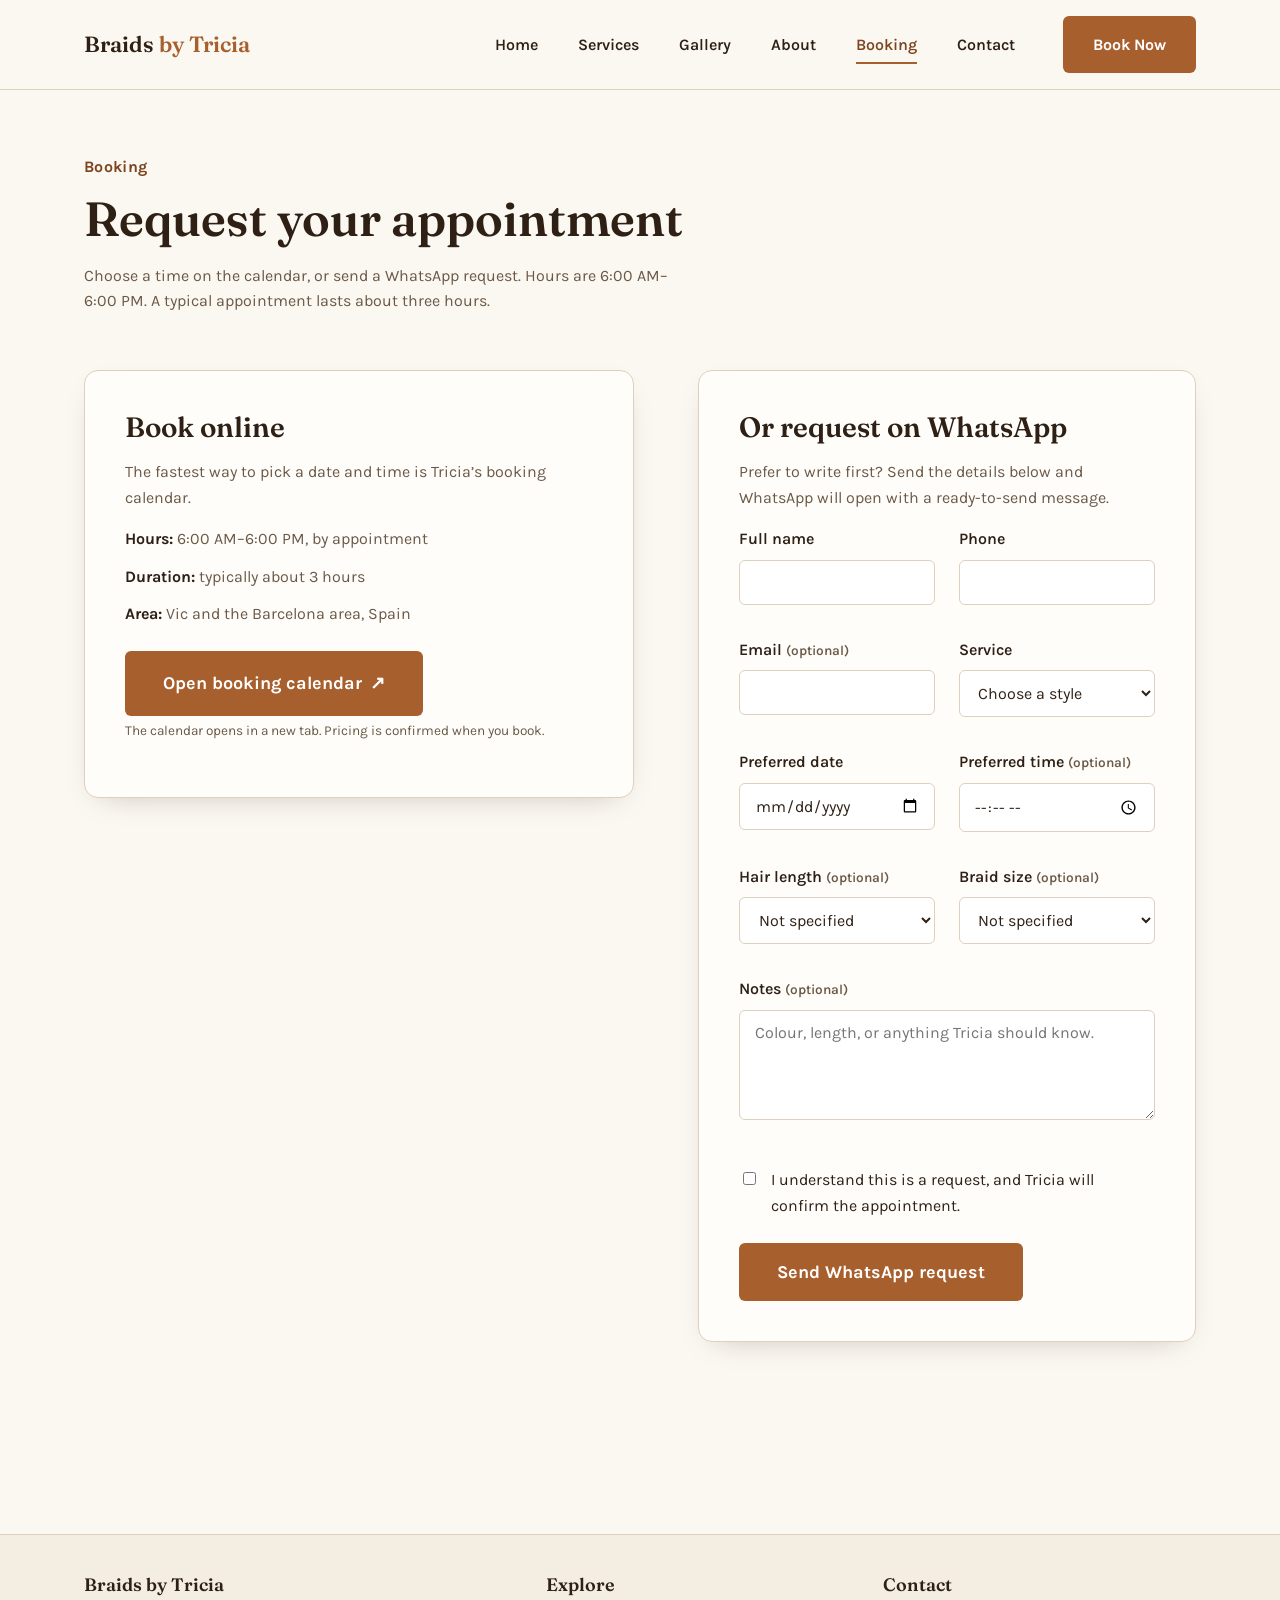
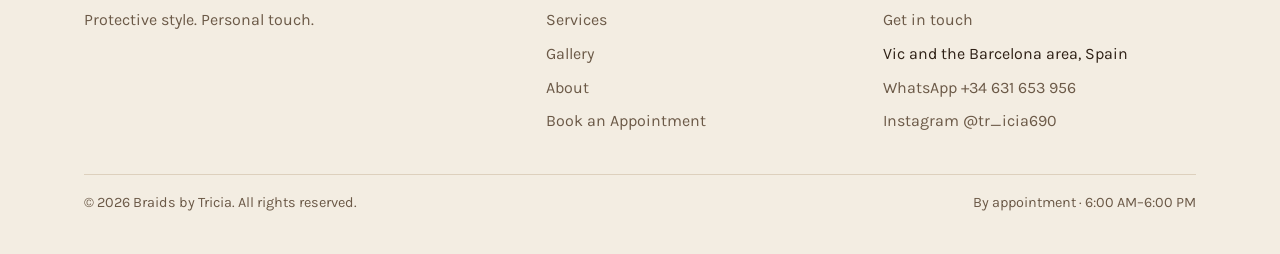
<file: booking.html>
<!DOCTYPE html>
<html lang="en">
<head>
  <meta charset="UTF-8" />
  <meta name="viewport" content="width=device-width, initial-scale=1.0" />
  <title>Book an Appointment | Braids by Tricia</title>
  <meta name="description" content="Book a braiding appointment with Tricia in Vic and the Barcelona area. Choose a time online or request a visit on WhatsApp. Typical appointments last about three hours." />
  <link rel="canonical" href="https://triciasbeautycorner.com/booking.html" />
  <link rel="icon" href="favicon.svg" type="image/svg+xml" />
  <meta name="theme-color" content="#fbf7f1" />
  <meta property="og:title" content="Book an Appointment | Braids by Tricia" />
  <meta property="og:description" content="Choose a time online or request a visit on WhatsApp. Hours are 6:00 AM–6:00 PM, by appointment." />
  <meta property="og:type" content="website" />
  <meta property="og:url" content="https://triciasbeautycorner.com/booking.html" />
  <meta property="og:site_name" content="Braids by Tricia" />
  <meta name="twitter:card" content="summary" />
  <link rel="preconnect" href="https://fonts.googleapis.com" />
  <link rel="preconnect" href="https://fonts.gstatic.com" crossorigin />
  <link href="https://fonts.googleapis.com/css2?family=Fraunces:opsz,wght@9..144,500;9..144,600;9..144,700&family=Karla:wght@400;500;700&display=swap" rel="stylesheet" />
  <link rel="stylesheet" href="css/style.css" />
</head>
<body>
  <a class="skip-link" href="#main">Skip to content</a>

  <header class="site-header">
    <nav class="nav container" aria-label="Primary">
      <a href="index.html" class="nav__brand">Braids <span>by Tricia</span></a>
      <button class="nav__toggle" aria-expanded="false" aria-controls="primary-menu" aria-label="Open menu">
        <span class="nav__toggle-bar"></span>
        <span class="nav__toggle-bar"></span>
        <span class="nav__toggle-bar"></span>
      </button>
      <ul class="nav__list" id="primary-menu">
        <li><a href="index.html" class="nav__link">Home</a></li>
        <li><a href="services.html" class="nav__link">Services</a></li>
        <li><a href="gallery.html" class="nav__link">Gallery</a></li>
        <li><a href="about.html" class="nav__link">About</a></li>
        <li><a href="booking.html" class="nav__link" aria-current="page">Booking</a></li>
        <li><a href="contact.html" class="nav__link">Contact</a></li>
        <li class="nav__cta"><a href="booking.html" class="btn btn--primary">Book Now</a></li>
      </ul>
    </nav>
  </header>

  <main id="main">
    <section class="hero page-hero">
      <div class="container">
        <p class="hero__eyebrow">Booking</p>
        <h1>Request your appointment</h1>
        <p style="max-width: 60ch;">
          Choose a time on the calendar, or send a WhatsApp request. Hours are 6:00 AM–6:00 PM. A typical appointment lasts about three hours.
        </p>
      </div>
    </section>

    <section class="section" style="padding-top:0;">
      <div class="container booking-layout">
        <div class="booking-panel">
          <h2>Book online</h2>
          <p>The fastest way to pick a date and time is Tricia’s booking calendar.</p>
          <ul class="booking-meta">
            <li><strong>Hours:</strong> 6:00 AM–6:00 PM, by appointment</li>
            <li><strong>Duration:</strong> typically about 3 hours</li>
            <li><strong>Area:</strong> Vic and the Barcelona area, Spain</li>
          </ul>
          <a
            class="btn btn--primary btn--large"
            href="https://calendar.app.google/JmNELtpQK6ZBKSRR9"
            target="_blank"
            rel="noopener noreferrer"
          >
            Open booking calendar
            <span aria-hidden="true">↗</span>
          </a>
          <p class="field-hint">The calendar opens in a new tab. Pricing is confirmed when you book.</p>
        </div>

        <div class="booking-panel">
          <h2>Or request on WhatsApp</h2>
          <p>Prefer to write first? Send the details below and WhatsApp will open with a ready-to-send message.</p>

          <form id="booking-form" novalidate>
            <div class="form-grid">
              <div class="field">
                <label for="name">Full name</label>
                <input type="text" id="name" name="name" autocomplete="name" required />
              </div>
              <div class="field">
                <label for="phone">Phone</label>
                <input type="tel" id="phone" name="phone" autocomplete="tel" required />
              </div>
              <div class="field">
                <label for="email">Email <span class="field-hint">(optional)</span></label>
                <input type="email" id="email" name="email" autocomplete="email" />
              </div>
              <div class="field">
                <label for="service">Service</label>
                <select id="service" name="service" required>
                  <option value="">Choose a style</option>
                  <option value="Knotless Braids">Knotless Braids</option>
                  <option value="Box Braids">Box Braids</option>
                  <option value="Cornrows">Cornrows</option>
                  <option value="Twists">Twists</option>
                  <option value="Other protective style">Other protective style</option>
                </select>
              </div>
              <div class="field">
                <label for="date">Preferred date</label>
                <input type="date" id="date" name="date" required />
              </div>
              <div class="field">
                <label for="time">Preferred time <span class="field-hint">(optional)</span></label>
                <input type="time" id="time" name="time" min="06:00" max="18:00" />
              </div>
              <div class="field">
                <label for="hairLength">Hair length <span class="field-hint">(optional)</span></label>
                <select id="hairLength" name="hairLength">
                  <option value="">Not specified</option>
                  <option value="Short">Short</option>
                  <option value="Medium">Medium</option>
                  <option value="Long">Long</option>
                </select>
              </div>
              <div class="field">
                <label for="braidSize">Braid size <span class="field-hint">(optional)</span></label>
                <select id="braidSize" name="braidSize">
                  <option value="">Not specified</option>
                  <option value="Small">Small</option>
                  <option value="Medium">Medium</option>
                  <option value="Large">Large</option>
                </select>
              </div>
              <div class="field field--full">
                <label for="notes">Notes <span class="field-hint">(optional)</span></label>
                <textarea id="notes" name="notes" rows="4" placeholder="Colour, length, or anything Tricia should know."></textarea>
              </div>
            </div>

            <div class="checkbox-field">
              <input type="checkbox" id="confirmRequest" name="confirmRequest" required />
              <label for="confirmRequest">I understand this is a request, and Tricia will confirm the appointment.</label>
            </div>

            <button type="submit" class="btn btn--primary btn--large">Send WhatsApp request</button>
            <p id="booking-status" class="form-status" role="status"></p>
          </form>
        </div>
      </div>
    </section>
  </main>

  <footer class="site-footer">
    <div class="container">
      <div class="footer-grid">
        <div>
          <h4>Braids by Tricia</h4>
          <p>Protective style. Personal touch.</p>
        </div>
        <div>
          <h4>Explore</h4>
          <ul>
            <li><a href="services.html">Services</a></li>
            <li><a href="gallery.html">Gallery</a></li>
            <li><a href="about.html">About</a></li>
            <li><a href="booking.html">Book an Appointment</a></li>
          </ul>
        </div>
        <div>
          <h4>Contact</h4>
          <ul>
            <li><a href="contact.html">Get in touch</a></li>
            <li>Vic and the Barcelona area, Spain</li>
            <li><a href="https://wa.me/34631653956">WhatsApp +34 631 653 956</a></li>
            <li><a href="https://www.instagram.com/tr_icia690/" target="_blank" rel="noopener noreferrer">Instagram @tr_icia690</a></li>
          </ul>
        </div>
      </div>
      <div class="footer-bottom">
        <span>© 2026 Braids by Tricia. All rights reserved.</span>
        <span>By appointment · 6:00 AM–6:00 PM</span>
      </div>
    </div>
  </footer>

  <script src="js/script.js"></script>
</body>
</html>
</file>
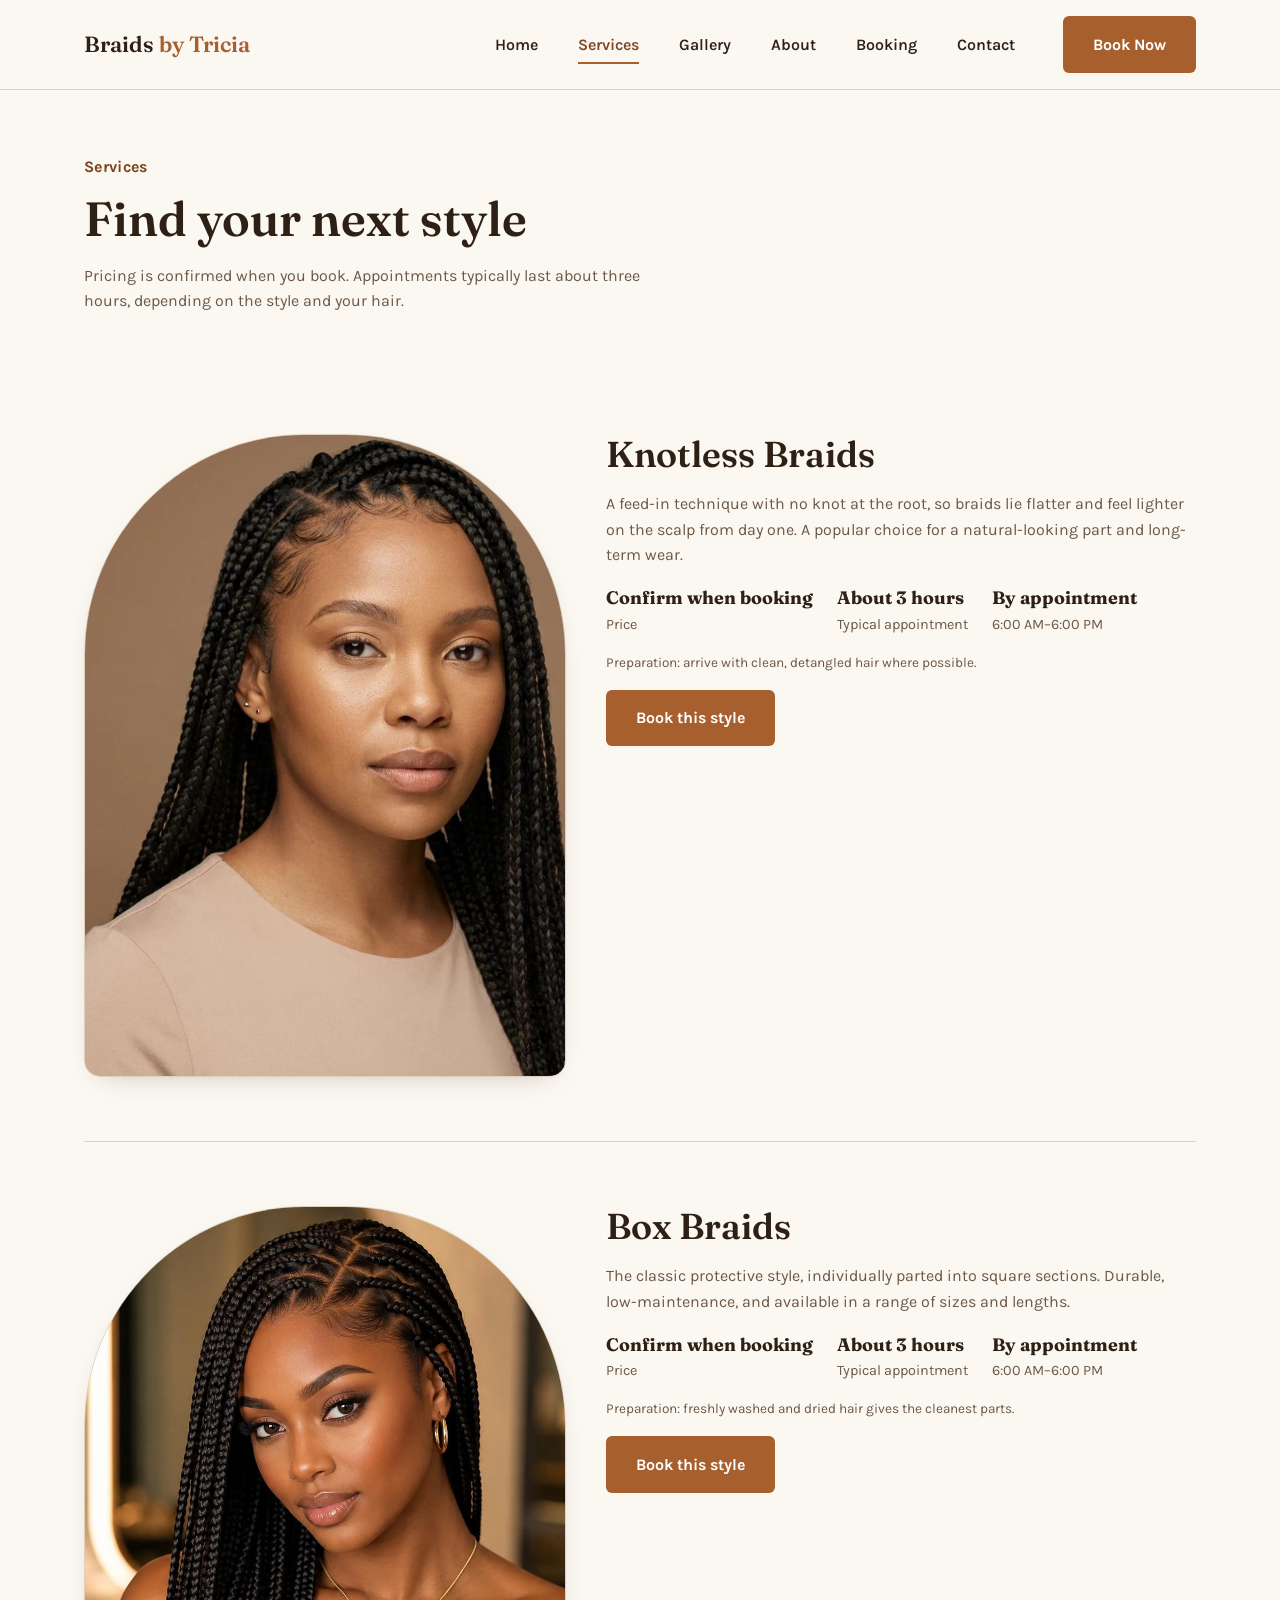
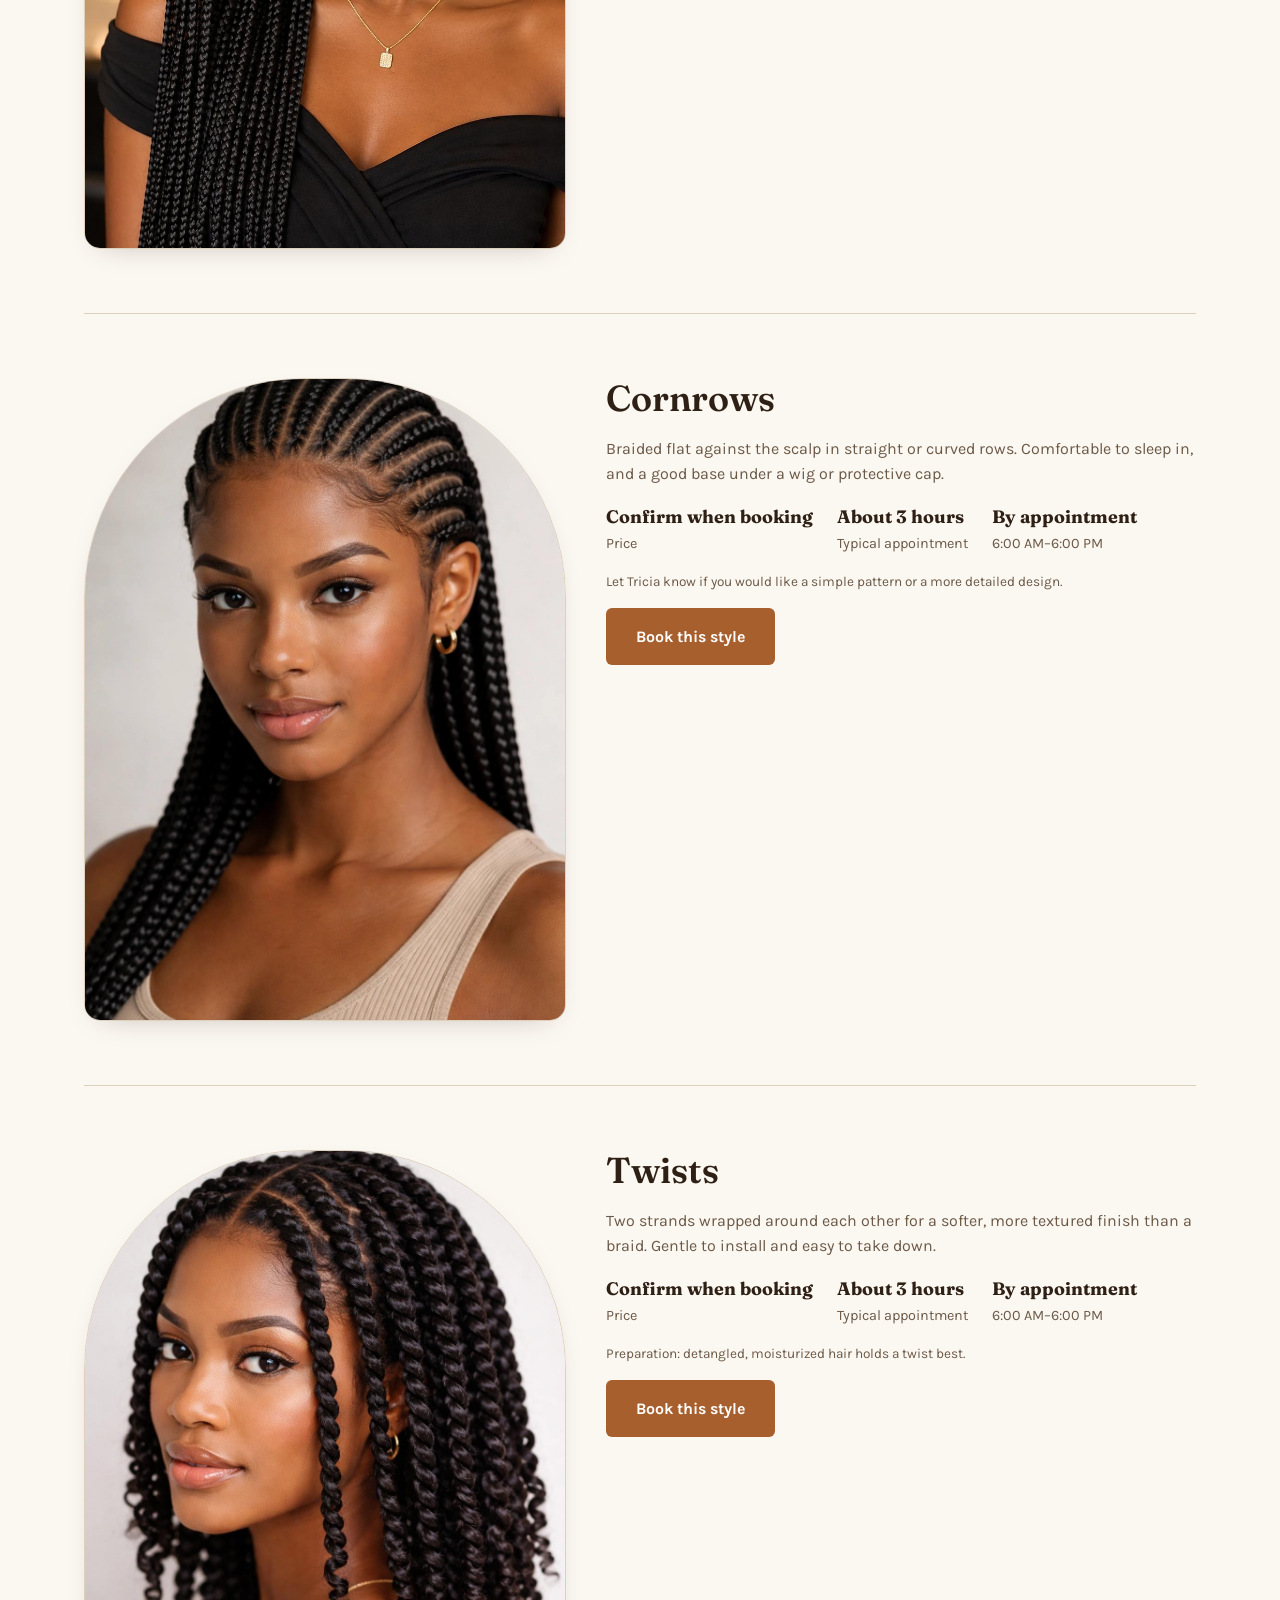
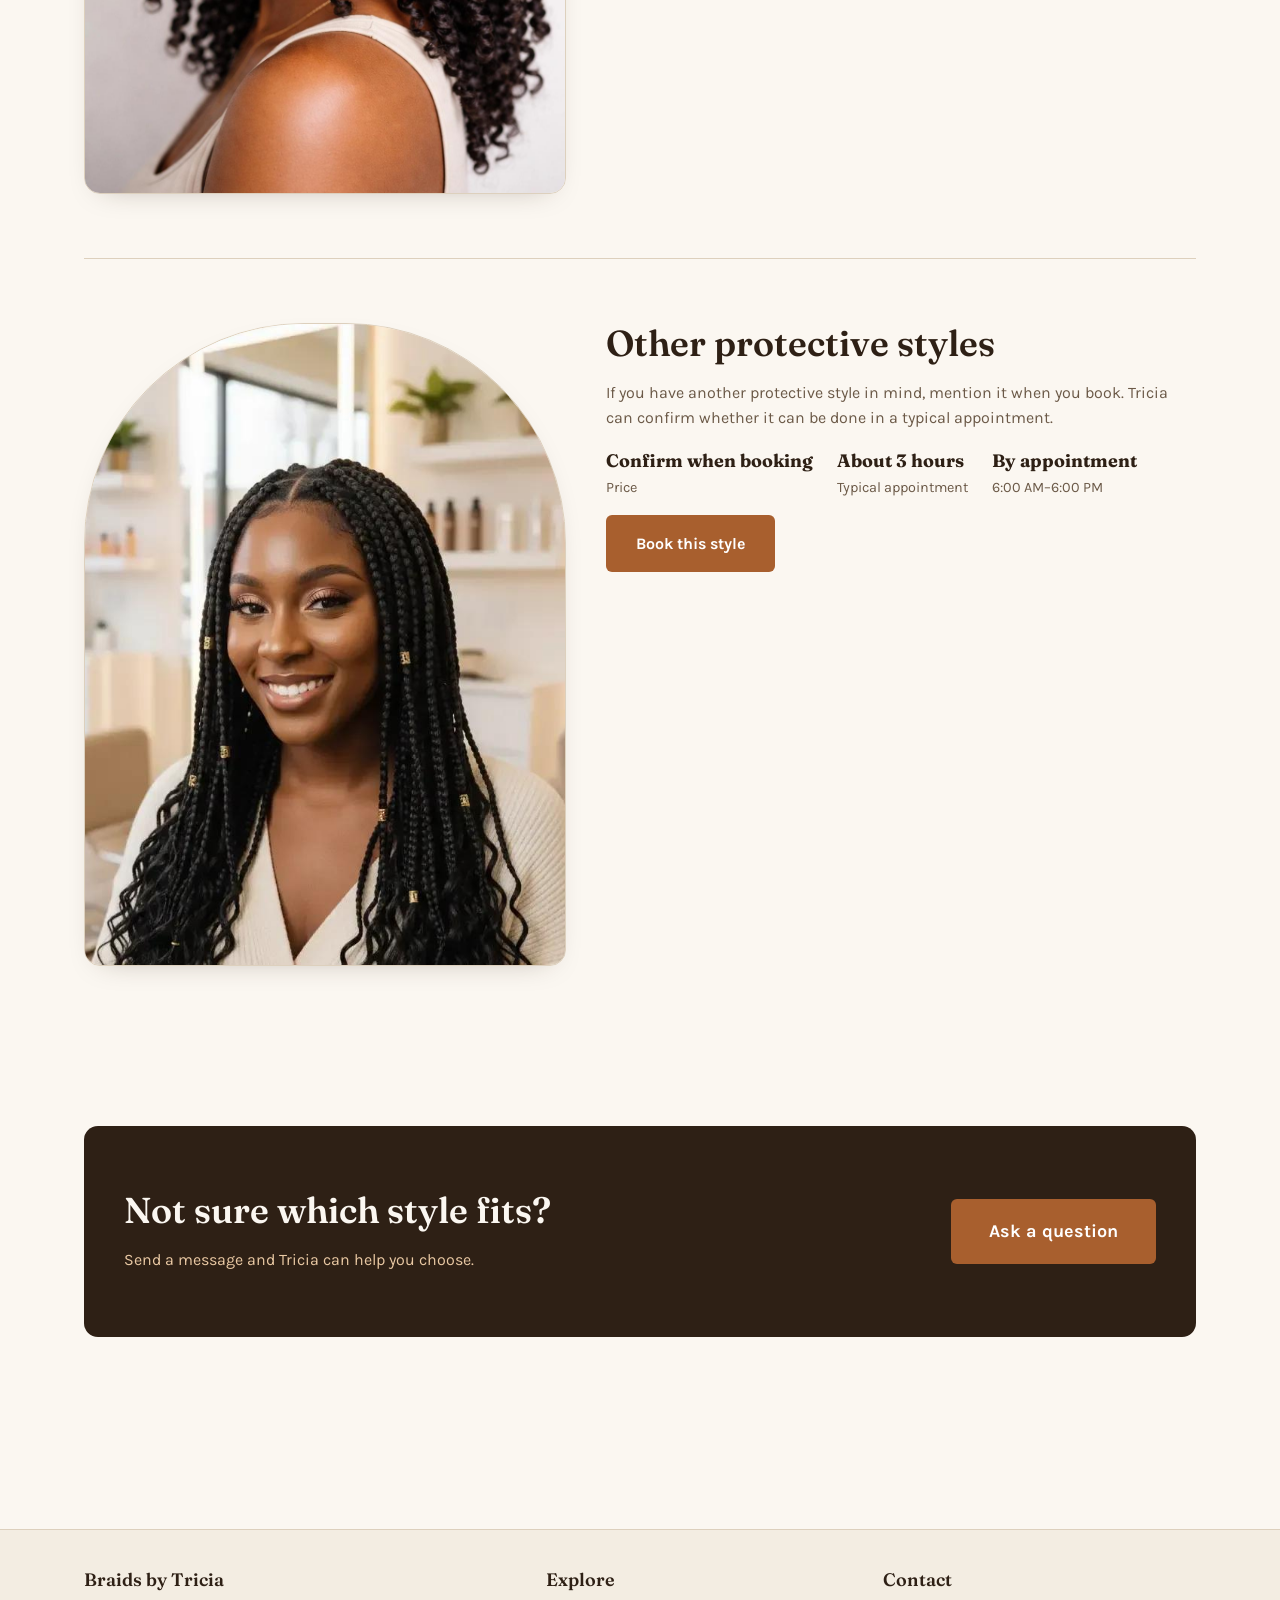
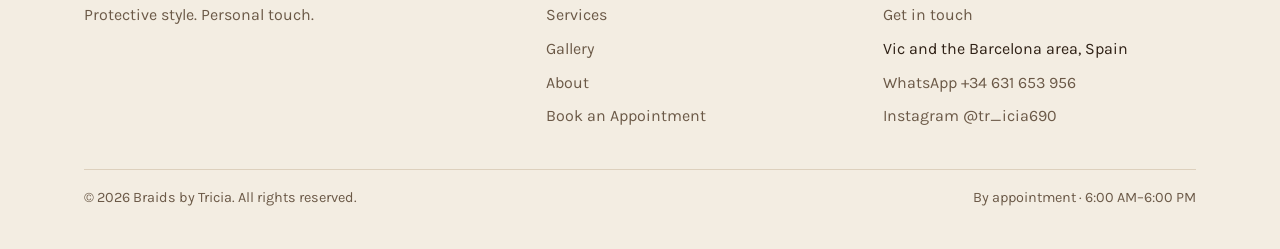
<file: services.html>
<!DOCTYPE html>
<html lang="en">
<head>
  <meta charset="UTF-8" />
  <meta name="viewport" content="width=device-width, initial-scale=1.0" />
  <title>Services — Knotless Braids, Box Braids, Cornrows &amp; Twists | Braids by Tricia</title>
  <meta name="description" content="Explore Braids by Tricia’s services in Vic and Barcelona: knotless braids, box braids, cornrows, twists, and other protective hairstyles." />
  <link rel="canonical" href="https://triciasbeautycorner.com/services.html" />
  <link rel="icon" href="favicon.svg" type="image/svg+xml" />
  <meta name="theme-color" content="#fbf7f1" />
  <meta property="og:title" content="Services | Braids by Tricia" />
  <meta property="og:description" content="Knotless braids, box braids, cornrows, twists, and other protective hairstyles. Appointments typically last about three hours." />
  <meta property="og:type" content="website" />
  <meta property="og:url" content="https://triciasbeautycorner.com/services.html" />
  <meta property="og:site_name" content="Braids by Tricia" />
  <meta name="twitter:card" content="summary" />
  <link rel="preconnect" href="https://fonts.googleapis.com" />
  <link rel="preconnect" href="https://fonts.gstatic.com" crossorigin />
  <link href="https://fonts.googleapis.com/css2?family=Fraunces:opsz,wght@9..144,500;9..144,600;9..144,700&family=Karla:wght@400;500;700&display=swap" rel="stylesheet" />
  <link rel="stylesheet" href="css/style.css" />
</head>
<body>
  <a class="skip-link" href="#main">Skip to content</a>

  <header class="site-header">
    <nav class="nav container" aria-label="Primary">
      <a href="index.html" class="nav__brand">Braids <span>by Tricia</span></a>
      <button class="nav__toggle" aria-expanded="false" aria-controls="primary-menu" aria-label="Open menu">
        <span class="nav__toggle-bar"></span>
        <span class="nav__toggle-bar"></span>
        <span class="nav__toggle-bar"></span>
      </button>
      <ul class="nav__list" id="primary-menu">
        <li><a href="index.html" class="nav__link">Home</a></li>
        <li><a href="services.html" class="nav__link" aria-current="page">Services</a></li>
        <li><a href="gallery.html" class="nav__link">Gallery</a></li>
        <li><a href="about.html" class="nav__link">About</a></li>
        <li><a href="booking.html" class="nav__link">Booking</a></li>
        <li><a href="contact.html" class="nav__link">Contact</a></li>
        <li class="nav__cta"><a href="booking.html" class="btn btn--primary">Book Now</a></li>
      </ul>
    </nav>
  </header>

  <main id="main">
    <section class="hero page-hero">
      <div class="container">
        <p class="hero__eyebrow">Services</p>
        <h1>Find your next style</h1>
        <p style="max-width: 60ch;">
          Pricing is confirmed when you book. Appointments typically last about three hours, depending on the style and your hair.
        </p>
      </div>
    </section>

    <section class="container">
      <article class="service-detail" id="knotless-braids">
        <div class="arch-frame">
          <img class="arch-frame__img" src="images/Knotless braids.jpg" width="600" height="800" alt="" />
        </div>
        <div>
          <h2>Knotless Braids</h2>
          <p>A feed-in technique with no knot at the root, so braids lie flatter and feel lighter on the scalp from day one. A popular choice for a natural-looking part and long-term wear.</p>
          <ul class="service-detail__meta">
            <li><strong>Confirm when booking</strong>Price</li>
            <li><strong>About 3 hours</strong>Typical appointment</li>
            <li><strong>By appointment</strong>6:00 AM–6:00 PM</li>
          </ul>
          <p class="field-hint">Preparation: arrive with clean, detangled hair where possible.</p>
          <a class="btn btn--primary" href="booking.html?service=Knotless%20Braids">Book this style</a>
        </div>
      </article>

      <article class="service-detail" id="box-braids">
        <div class="arch-frame">
          <img class="arch-frame__img" src="images/Box braids.jpg" width="600" height="800" alt="" />
        </div>
        <div>
          <h2>Box Braids</h2>
          <p>The classic protective style, individually parted into square sections. Durable, low-maintenance, and available in a range of sizes and lengths.</p>
          <ul class="service-detail__meta">
            <li><strong>Confirm when booking</strong>Price</li>
            <li><strong>About 3 hours</strong>Typical appointment</li>
            <li><strong>By appointment</strong>6:00 AM–6:00 PM</li>
          </ul>
          <p class="field-hint">Preparation: freshly washed and dried hair gives the cleanest parts.</p>
          <a class="btn btn--primary" href="booking.html?service=Box%20Braids">Book this style</a>
        </div>
      </article>

      <article class="service-detail" id="cornrows">
        <div class="arch-frame">
          <img class="arch-frame__img" src="images/Cornrows.jpg" width="600" height="800" alt="" />
        </div>
        <div>
          <h2>Cornrows</h2>
          <p>Braided flat against the scalp in straight or curved rows. Comfortable to sleep in, and a good base under a wig or protective cap.</p>
          <ul class="service-detail__meta">
            <li><strong>Confirm when booking</strong>Price</li>
            <li><strong>About 3 hours</strong>Typical appointment</li>
            <li><strong>By appointment</strong>6:00 AM–6:00 PM</li>
          </ul>
          <p class="field-hint">Let Tricia know if you would like a simple pattern or a more detailed design.</p>
          <a class="btn btn--primary" href="booking.html?service=Cornrows">Book this style</a>
        </div>
      </article>

      <article class="service-detail" id="twists">
        <div class="arch-frame">
          <img class="arch-frame__img" src="images/Twists.jpg" width="600" height="800" alt="" />
        </div>
        <div>
          <h2>Twists</h2>
          <p>Two strands wrapped around each other for a softer, more textured finish than a braid. Gentle to install and easy to take down.</p>
          <ul class="service-detail__meta">
            <li><strong>Confirm when booking</strong>Price</li>
            <li><strong>About 3 hours</strong>Typical appointment</li>
            <li><strong>By appointment</strong>6:00 AM–6:00 PM</li>
          </ul>
          <p class="field-hint">Preparation: detangled, moisturized hair holds a twist best.</p>
          <a class="btn btn--primary" href="booking.html?service=Twists">Book this style</a>
        </div>
      </article>

      <article class="service-detail" id="other-protective">
        <div class="arch-frame">
          <img class="arch-frame__img" src="images/post1.jpg" width="600" height="800" alt="" />
        </div>
        <div>
          <h2>Other protective styles</h2>
          <p>If you have another protective style in mind, mention it when you book. Tricia can confirm whether it can be done in a typical appointment.</p>
          <ul class="service-detail__meta">
            <li><strong>Confirm when booking</strong>Price</li>
            <li><strong>About 3 hours</strong>Typical appointment</li>
            <li><strong>By appointment</strong>6:00 AM–6:00 PM</li>
          </ul>
          <a class="btn btn--primary" href="booking.html?service=Other%20protective%20style">Book this style</a>
        </div>
      </article>
    </section>

    <section class="section">
      <div class="container">
        <div class="cta-band">
          <div>
            <h2>Not sure which style fits?</h2>
            <p>Send a message and Tricia can help you choose.</p>
          </div>
          <a href="contact.html" class="btn btn--primary btn--large">Ask a question</a>
        </div>
      </div>
    </section>
  </main>

  <footer class="site-footer">
    <div class="container">
      <div class="footer-grid">
        <div>
          <h4>Braids by Tricia</h4>
          <p>Protective style. Personal touch.</p>
        </div>
        <div>
          <h4>Explore</h4>
          <ul>
            <li><a href="services.html">Services</a></li>
            <li><a href="gallery.html">Gallery</a></li>
            <li><a href="about.html">About</a></li>
            <li><a href="booking.html">Book an Appointment</a></li>
          </ul>
        </div>
        <div>
          <h4>Contact</h4>
          <ul>
            <li><a href="contact.html">Get in touch</a></li>
            <li>Vic and the Barcelona area, Spain</li>
            <li><a href="https://wa.me/34631653956">WhatsApp +34 631 653 956</a></li>
            <li><a href="https://www.instagram.com/tr_icia690/" target="_blank" rel="noopener noreferrer">Instagram @tr_icia690</a></li>
          </ul>
        </div>
      </div>
      <div class="footer-bottom">
        <span>© 2026 Braids by Tricia. All rights reserved.</span>
        <span>By appointment · 6:00 AM–6:00 PM</span>
      </div>
    </div>
  </footer>

  <script src="js/script.js"></script>
</body>
</html>
</file>
<file: css/style.css>
/* ==========================================================================
   BRAIDS BY TRICIA — STYLESHEET
   Organized in sections:
   1. Design tokens (colors, type, spacing)
   2. Reset & base elements
   3. Layout utilities
   4. Accessibility helpers
   5. Header & navigation
   6. Buttons & links
   7. Hero section
   8. Arch photo frame (recurring motif for photo placeholders)
   9. Braid divider (recurring decorative motif)
   10. Cards (services / gallery / features)
   11. Sections (about, why-us, instagram, CTA)
   12. Forms (booking, contact)
   13. Footer
   14. Page-specific: gallery grid
   15. Page-specific: services detail list
   16. Responsive breakpoints
   ========================================================================== */

/* ----------------------------------------------------------------------
   1. DESIGN TOKENS
   ---------------------------------------------------------------------- */
:root {
  /* Colors */
  --color-bg: #fbf7f1;          /* warm ivory — main background */
  --color-bg-alt: #f3ede2;      /* parchment — alternate section background */
  --color-surface: #fffdfa;     /* card surface, slightly lighter than bg */
  --color-ink: #2e2015;         /* deep espresso brown — primary text */
  --color-ink-soft: #6b5947;    /* muted brown — secondary text */
  --color-accent: #a85f2e;      /* copper — primary accent */
  --color-accent-dark: #7c451f; /* darker copper for hover states */
  --color-accent-soft: #eac9a4; /* light honey — soft backgrounds/badges */
  --color-rose: #b9707a;        /* dusty rose — rare feminine accent */
  --color-line: #ddd0bd;        /* hairline borders/dividers */
  --color-focus: #7c451f;       /* visible focus ring color */

  /* Typography */
  --font-display: "Fraunces", Georgia, "Times New Roman", serif;
  --font-body: "Karla", -apple-system, BlinkMacSystemFont, "Segoe UI", sans-serif;

  --step-0: 1rem;        /* body */
  --step-1: 1.125rem;
  --step-2: 1.375rem;
  --step-3: 1.75rem;
  --step-4: 2.25rem;
  --step-5: 3rem;
  --step-6: 3.75rem;

  /* Spacing scale */
  --space-1: 0.5rem;
  --space-2: 0.75rem;
  --space-3: 1rem;
  --space-4: 1.5rem;
  --space-5: 2.5rem;
  --space-6: 4rem;
  --space-7: 6rem;

  /* Layout */
  --content-width: 1160px;
  --content-narrow: 720px;
  --radius-sm: 6px;
  --radius-md: 14px;

  --shadow-card: 0 10px 30px -18px rgba(46, 32, 21, 0.35);
}

/* ----------------------------------------------------------------------
   2. RESET & BASE ELEMENTS
   ---------------------------------------------------------------------- */
*,
*::before,
*::after {
  box-sizing: border-box;
}

html {
  scroll-behavior: smooth;
}

@media (prefers-reduced-motion: reduce) {
  html {
    scroll-behavior: auto;
  }
  *,
  *::before,
  *::after {
    animation-duration: 0.01ms !important;
    animation-iteration-count: 1 !important;
    transition-duration: 0.01ms !important;
    scroll-behavior: auto !important;
  }
}

body {
  margin: 0;
  font-family: var(--font-body);
  font-size: var(--step-0);
  line-height: 1.6;
  color: var(--color-ink);
  background: var(--color-bg);
  -webkit-font-smoothing: antialiased;
}

img {
  max-width: 100%;
  height: auto;
  display: block;
}

h1, h2, h3, h4 {
  font-family: var(--font-display);
  font-weight: 600;
  line-height: 1.15;
  margin: 0 0 var(--space-3);
  color: var(--color-ink);
}

h1 { font-size: var(--step-6); }
h2 { font-size: var(--step-4); }
h3 { font-size: var(--step-2); }
h4 { font-size: var(--step-1); }

p {
  margin: 0 0 var(--space-3);
  max-width: 62ch;
  color: var(--color-ink-soft);
}

a {
  color: var(--color-accent-dark);
}

ul, ol {
  padding-left: 1.25rem;
}

label {
  font-weight: 600;
  display: block;
  margin-bottom: var(--space-1);
}

input, select, textarea, button {
  font-family: inherit;
  font-size: 1rem;
}

/* ----------------------------------------------------------------------
   3. LAYOUT UTILITIES
   ---------------------------------------------------------------------- */
.container {
  width: 100%;
  max-width: var(--content-width);
  margin-inline: auto;
  padding-inline: var(--space-4);
}

.section {
  padding-block: var(--space-7);
}

.section--alt {
  background: var(--color-bg-alt);
}

.section-head {
  max-width: var(--content-narrow);
  margin-bottom: var(--space-5);
}

.section-head p {
  font-size: var(--step-1);
}

.text-center {
  text-align: center;
  margin-inline: auto;
}

/* ----------------------------------------------------------------------
   4. ACCESSIBILITY HELPERS
   ---------------------------------------------------------------------- */
.skip-link {
  position: absolute;
  left: -999px;
  top: 0;
  background: var(--color-ink);
  color: #fff;
  padding: 0.75rem 1.25rem;
  z-index: 1100;
  border-radius: 0 0 var(--radius-sm) 0;
}

.skip-link:focus {
  left: 0;
}

:focus-visible {
  outline: 3px solid var(--color-focus);
  outline-offset: 3px;
}

.visually-hidden {
  position: absolute;
  width: 1px;
  height: 1px;
  overflow: hidden;
  clip: rect(0 0 0 0);
  white-space: nowrap;
}

/* ----------------------------------------------------------------------
   5. HEADER & NAVIGATION
   ---------------------------------------------------------------------- */
.site-header {
  position: sticky;
  top: 0;
  z-index: 100;
  background: rgba(251, 247, 241, 0.92);
  backdrop-filter: saturate(150%) blur(6px);
  border-bottom: 1px solid var(--color-line);
}

.nav {
  display: flex;
  align-items: center;
  justify-content: space-between;
  padding-block: var(--space-3);
}

.nav__brand {
  font-family: var(--font-display);
  font-size: var(--step-2);
  text-decoration: none;
  color: var(--color-ink);
  font-weight: 600;
}

.nav__brand span {
  color: var(--color-accent);
}

body.nav-locked {
  overflow: hidden;
}

.nav__toggle {
  display: none;
  background: none;
  border: none;
  cursor: pointer;
  padding: var(--space-2);
  gap: 5px;
  flex-direction: column;
  min-width: 44px;
  min-height: 44px;
  align-items: center;
  justify-content: center;
  z-index: 102;
}

.nav__toggle-bar {
  width: 26px;
  height: 2px;
  background: var(--color-ink);
  transition: transform 0.25s ease, opacity 0.25s ease;
}

.nav__list {
  display: flex;
  align-items: center;
  gap: var(--space-5);
  list-style: none;
  margin: 0;
  padding: 0;
}

.nav__link {
  text-decoration: none;
  color: var(--color-ink);
  font-weight: 600;
  padding: var(--space-1) 0;
  border-bottom: 2px solid transparent;
  transition: border-color 0.2s ease, color 0.2s ease;
}

.nav__link:hover,
.nav__link[aria-current="page"] {
  color: var(--color-accent-dark);
  border-color: var(--color-accent);
}

.nav__cta {
  margin-left: var(--space-1);
}

/* ----------------------------------------------------------------------
   6. BUTTONS & LINKS
   ---------------------------------------------------------------------- */
.btn {
  display: inline-flex;
  align-items: center;
  justify-content: center;
  gap: 0.5rem;
  padding: 0.85rem 1.75rem;
  border-radius: var(--radius-sm);
  font-weight: 700;
  text-decoration: none;
  border: 2px solid transparent;
  cursor: pointer;
  transition: background-color 0.2s ease, color 0.2s ease, border-color 0.2s ease, transform 0.15s ease;
  font-size: var(--step-0);
}

.btn:active {
  transform: translateY(1px);
}

.btn--primary {
  background: var(--color-accent);
  color: #fff;
}

.btn--primary:hover {
  background: var(--color-accent-dark);
  color: #fff;
}

.btn--secondary {
  background: transparent;
  color: var(--color-ink);
  border-color: var(--color-ink);
}

.btn--secondary:hover {
  background: var(--color-ink);
  color: var(--color-bg);
}

.btn--block {
  width: 100%;
}

.btn--large {
  padding: 1rem 2.25rem;
  font-size: var(--step-1);
}

.link-underline {
  color: var(--color-accent-dark);
  text-decoration-color: var(--color-accent-soft);
  text-underline-offset: 4px;
  font-weight: 700;
}

/* ----------------------------------------------------------------------
   7. HERO SECTION
   ---------------------------------------------------------------------- */
.hero {
  padding-block: var(--space-6) var(--space-7);
}

.hero__grid {
  display: grid;
  grid-template-columns: 1.1fr 0.9fr;
  gap: var(--space-6);
  align-items: center;
}

.hero__eyebrow {
  color: var(--color-accent-dark);
  font-weight: 700;
  letter-spacing: 0.02em;
  margin-bottom: var(--space-2);
}

.page-hero {
  padding-block: var(--space-6) var(--space-5);
}

.page-hero h1 {
  font-size: var(--step-5);
}

.hero__title {
  opacity: 0;
  transform: translateY(14px);
  animation: hero-rise 0.7s ease forwards;
}

.hero__lede {
  opacity: 0;
  transform: translateY(14px);
  animation: hero-rise 0.7s ease 0.12s forwards;
  font-size: var(--step-1);
  max-width: 46ch;
}

.hero__actions {
  display: flex;
  gap: var(--space-3);
  flex-wrap: wrap;
  opacity: 1;
}

.hero__art {
  opacity: 0;
  animation: hero-fade 0.9s ease 0.2s forwards;
}

@keyframes hero-rise {
  to { opacity: 1; transform: translateY(0); }
}

@keyframes hero-fade {
  to { opacity: 1; }
}

@media (prefers-reduced-motion: reduce) {
  .hero__title, .hero__lede, .hero__actions, .hero__art {
    opacity: 1;
    transform: none;
    animation: none;
  }
}

/* ----------------------------------------------------------------------
   8. ARCH PHOTO FRAME
   A recurring motif: photos/placeholders sit in an arch, echoing a
   salon mirror. Replace the placeholder text/gradient with a real
   <img> inside .arch-frame__img when photos are available.
   ---------------------------------------------------------------------- */
.arch-frame {
  position: relative;
  border-radius: 220px 220px 16px 16px;
  overflow: hidden;
  aspect-ratio: 3 / 4;
  border: 1px solid var(--color-line);
  box-shadow: var(--shadow-card);
}

.arch-frame--wide {
  aspect-ratio: 4 / 3;
  border-radius: 999px 999px 16px 16px / 140px 140px 16px 16px;
}

.arch-frame__img {
  width: 100%;
  height: 100%;
  object-fit: cover;
}

.placeholder-photo {
  width: 100%;
  height: 100%;
  display: flex;
  align-items: center;
  justify-content: center;
  text-align: center;
  padding: var(--space-4);
  background: linear-gradient(155deg, var(--color-accent-soft) 0%, var(--color-bg-alt) 55%, var(--color-line) 100%);
  color: var(--color-ink-soft);
  font-size: 0.9rem;
  font-weight: 700;
  letter-spacing: 0.01em;
}

.placeholder-photo span {
  display: block;
  font-family: var(--font-display);
  font-weight: 600;
  font-size: var(--step-2);
  color: var(--color-ink);
  margin-bottom: var(--space-1);
}

/* ----------------------------------------------------------------------
   9. BRAID DIVIDER
   A thin, hand-drawn-feeling three-strand interlace, used sparingly
   between major sections instead of a plain <hr>.
   ---------------------------------------------------------------------- */
.braid-divider {
  display: flex;
  justify-content: center;
  padding-block: var(--space-4);
  color: var(--color-accent);
}

.braid-divider svg {
  width: 140px;
  height: 20px;
}

/* ----------------------------------------------------------------------
   10. CARDS
   ---------------------------------------------------------------------- */
.card-grid {
  display: grid;
  grid-template-columns: repeat(4, 1fr);
  gap: var(--space-4);
}

.service-card {
  background: var(--color-surface);
  border: 1px solid var(--color-line);
  border-radius: var(--radius-md);
  overflow: hidden;
  display: flex;
  flex-direction: column;
  text-decoration: none;
  color: inherit;
  transition: box-shadow 0.2s ease, border-color 0.2s ease;
}

.service-card:hover {
  box-shadow: var(--shadow-card);
  border-color: var(--color-accent-soft);
}

.service-card .placeholder-photo,
.service-card .service-card__media {
  aspect-ratio: 4 / 3;
  border-radius: 0;
  width: 100%;
  object-fit: cover;
}

.service-card__body {
  padding: var(--space-4);
  display: flex;
  flex-direction: column;
  gap: var(--space-1);
  flex: 1;
}

.service-card__name {
  margin: 0;
  font-size: var(--step-2);
}

.service-card__link {
  margin-top: auto;
  font-weight: 700;
  color: var(--color-accent-dark);
}

.feature-grid {
  display: grid;
  grid-template-columns: repeat(4, 1fr);
  gap: var(--space-4);
}

.feature {
  padding: var(--space-4);
  border-left: 3px solid var(--color-accent);
}

.feature h3 {
  font-size: var(--step-1);
}

/* ----------------------------------------------------------------------
   11. SECTIONS: about-preview / why-us / instagram / cta
   ---------------------------------------------------------------------- */
.split {
  display: grid;
  grid-template-columns: 0.85fr 1.15fr;
  gap: var(--space-6);
  align-items: center;
}

.split--reverse {
  grid-template-columns: 1.15fr 0.85fr;
}

.split--reverse .split__art {
  order: 2;
}

.cta-band {
  background: var(--color-ink);
  color: var(--color-bg);
  border-radius: var(--radius-md);
  padding: var(--space-6) var(--space-5);
  text-align: left;
  display: flex;
  align-items: center;
  justify-content: space-between;
  gap: var(--space-4);
  flex-wrap: wrap;
}

.cta-band h2,
.cta-band p {
  color: var(--color-bg);
}

.cta-band p {
  color: var(--color-accent-soft);
  margin-bottom: 0;
}

.cta-band .btn--secondary {
  color: var(--color-bg);
  border-color: var(--color-bg);
}

.cta-band .btn--secondary:hover {
  background: var(--color-bg);
  color: var(--color-ink);
}

.instagram-band {
  text-align: center;
}

.instagram-grid {
  display: grid;
  grid-template-columns: repeat(4, 1fr);
  gap: var(--space-2);
  margin-top: var(--space-4);
}

.instagram-grid .placeholder-photo,
.instagram-grid a {
  aspect-ratio: 1;
  font-size: 0.75rem;
}

.instagram-grid a {
  display: block;
  overflow: hidden;
  border-radius: var(--radius-sm);
  border: 1px solid var(--color-line);
}

.instagram-grid img {
  width: 100%;
  height: 100%;
  object-fit: cover;
}

/* ----------------------------------------------------------------------
   12. FORMS
   ---------------------------------------------------------------------- */
.form-card {
  background: var(--color-surface);
  border: 1px solid var(--color-line);
  border-radius: var(--radius-md);
  padding: var(--space-5);
  box-shadow: var(--shadow-card);
}

.form-grid {
  display: grid;
  grid-template-columns: 1fr 1fr;
  gap: var(--space-3) var(--space-4);
}

.form-grid--full {
  grid-column: 1 / -1;
}

.field {
  margin-bottom: var(--space-3);
}

.field--full {
  grid-column: 1 / -1;
}

input[type="text"],
input[type="tel"],
input[type="email"],
input[type="date"],
input[type="time"],
select,
textarea {
  width: 100%;
  padding: 0.75rem 0.9rem;
  border: 1px solid var(--color-line);
  border-radius: var(--radius-sm);
  background: #fff;
  color: var(--color-ink);
}

textarea {
  min-height: 110px;
  resize: vertical;
}

.field-hint {
  font-size: 0.85rem;
  color: var(--color-ink-soft);
  margin-top: 0.25rem;
}

.checkbox-field {
  display: flex;
  align-items: flex-start;
  gap: var(--space-2);
  margin-block: var(--space-4);
}

.checkbox-field input {
  margin-top: 0.3rem;
}

.checkbox-field label {
  font-weight: 400;
  margin-bottom: 0;
}

.form-status {
  margin-top: var(--space-3);
  padding: var(--space-3);
  border-radius: var(--radius-sm);
  display: none;
}

.form-status--visible {
  display: block;
}

.form-status--error {
  background: #fbe4e4;
  color: #8a2c2c;
}

.form-status--success {
  background: #e7f0e2;
  color: #33502b;
}

.contact-list {
  padding: 0;
  margin: 0;
  display: grid;
  gap: var(--space-3);
}

.contact-list div {
  display: flex;
  align-items: baseline;
  gap: var(--space-2);
  padding-block: var(--space-2);
  border-bottom: 1px solid var(--color-line);
  flex-wrap: wrap;
}

.contact-list dt {
  font-weight: 700;
  min-width: 130px;
}

.contact-list dd {
  margin: 0;
  color: var(--color-ink-soft);
}

/* ----------------------------------------------------------------------
   13. FOOTER
   ---------------------------------------------------------------------- */
.site-footer {
  border-top: 1px solid var(--color-line);
  background: var(--color-bg-alt);
  padding-block: var(--space-5);
  margin-top: var(--space-7);
}

.footer-grid {
  display: grid;
  grid-template-columns: 1.4fr 1fr 1fr;
  gap: var(--space-4);
}

.footer-grid h4 {
  margin-bottom: var(--space-2);
}

.footer-grid ul {
  list-style: none;
  padding: 0;
  margin: 0;
  display: grid;
  gap: 0.5rem;
}

.footer-grid a {
  text-decoration: none;
  color: var(--color-ink-soft);
}

.footer-grid a:hover {
  color: var(--color-accent-dark);
}

.footer-bottom {
  margin-top: var(--space-5);
  padding-top: var(--space-3);
  border-top: 1px solid var(--color-line);
  font-size: 0.9rem;
  color: var(--color-ink-soft);
  display: flex;
  justify-content: space-between;
  flex-wrap: wrap;
  gap: var(--space-2);
}

/* ----------------------------------------------------------------------
   14. GALLERY PAGE
   ---------------------------------------------------------------------- */
.gallery-grid {
  display: grid;
  grid-template-columns: repeat(4, 1fr);
  grid-auto-rows: 220px;
  gap: var(--space-3);
}

.gallery-item {
  position: relative;
  border-radius: var(--radius-md);
  overflow: hidden;
  border: 1px solid var(--color-line);
}

.gallery-item--tall {
  grid-row: span 2;
}

.gallery-item--wide {
  grid-column: span 2;
}

.gallery-item .placeholder-photo,
.gallery-item img {
  border-radius: 0;
  width: 100%;
  height: 100%;
  object-fit: cover;
}

.gallery-item figcaption {
  position: absolute;
  inset: auto 0 0 0;
  background: linear-gradient(to top, rgba(46, 32, 21, 0.75), transparent);
  color: #fff;
  padding: var(--space-3) var(--space-2) var(--space-2);
  font-size: 0.85rem;
  font-weight: 700;
  opacity: 1;
}

.gallery-item {
  margin: 0;
}

/* ----------------------------------------------------------------------
   15. SERVICES DETAIL LIST
   ---------------------------------------------------------------------- */
.service-detail {
  display: grid;
  grid-template-columns: 0.9fr 1.1fr;
  gap: var(--space-5);
  align-items: start;
  padding-block: var(--space-6);
  border-bottom: 1px solid var(--color-line);
  scroll-margin-top: 100px;
}

.service-detail:last-child {
  border-bottom: none;
}

.service-detail__meta {
  display: flex;
  flex-wrap: wrap;
  gap: var(--space-4);
  margin-block: var(--space-3);
  list-style: none;
  padding: 0;
}

.service-detail__meta li {
  font-size: 0.9rem;
  color: var(--color-ink-soft);
}

.service-detail__meta strong {
  display: block;
  color: var(--color-ink);
  font-family: var(--font-display);
  font-size: var(--step-1);
}

/* ----------------------------------------------------------------------
   16. RESPONSIVE BREAKPOINTS
   ---------------------------------------------------------------------- */
@media (max-width: 1024px) {
  .card-grid,
  .feature-grid {
    grid-template-columns: repeat(2, 1fr);
  }

  .instagram-grid {
    grid-template-columns: repeat(4, 1fr);
  }

  .gallery-grid {
    grid-template-columns: repeat(3, 1fr);
  }

  h1 { font-size: var(--step-5); }
}

@media (max-width: 860px) {
  .nav__toggle {
    display: inline-flex;
  }

  .nav__list {
    position: fixed;
    inset: 64px 0 auto 0;
    z-index: 101;
    flex-direction: column;
    align-items: stretch;
    background: var(--color-bg);
    border-bottom: 1px solid var(--color-line);
    padding: var(--space-4);
    gap: var(--space-2);
    transform: translateY(-12px);
    opacity: 0;
    visibility: hidden;
    transition: transform 0.25s ease, opacity 0.25s ease, visibility 0.25s;
  }

  .nav__list.is-open {
    transform: translateY(0);
    opacity: 1;
    visibility: visible;
  }

  .nav__link {
    padding: var(--space-2) var(--space-1);
    border-bottom: 1px solid var(--color-line);
  }

  .nav__cta {
    margin-left: 0;
    margin-top: var(--space-1);
    text-align: center;
  }

  .nav.is-open .nav__toggle-bar:nth-child(1) {
    transform: translateY(7px) rotate(45deg);
  }
  .nav.is-open .nav__toggle-bar:nth-child(2) {
    opacity: 0;
  }
  .nav.is-open .nav__toggle-bar:nth-child(3) {
    transform: translateY(-7px) rotate(-45deg);
  }

  .hero__grid,
  .split,
  .split--reverse,
  .service-detail {
    grid-template-columns: 1fr;
  }

  .split--reverse .split__art {
    order: 0;
  }

  .hero__art {
    max-width: 380px;
    margin-inline: auto;
  }

  h1 { font-size: var(--step-4); }

  .footer-grid {
    grid-template-columns: 1fr 1fr;
  }
}

@media (max-width: 640px) {
  :root {
    --space-6: 3rem;
    --space-7: 4rem;
  }

  .card-grid,
  .feature-grid,
  .gallery-grid,
  .instagram-grid {
    grid-template-columns: repeat(2, 1fr);
  }

  .gallery-item--wide {
    grid-column: span 2;
  }

  .form-grid {
    grid-template-columns: 1fr;
  }

  .cta-band {
    flex-direction: column;
    text-align: left;
    align-items: flex-start;
  }

  .footer-grid {
    grid-template-columns: 1fr;
  }

  .footer-bottom {
    flex-direction: column;
  }

  h1 { font-size: var(--step-3); }
  h2 { font-size: var(--step-3); }
}

/* ----------------------------------------------------------------------
   17. BOOKING PAGE
   ---------------------------------------------------------------------- */
.booking-layout {
  display: grid;
  grid-template-columns: 1.05fr 0.95fr;
  gap: var(--space-6);
  align-items: start;
}

.booking-panel {
  background: var(--color-surface);
  border: 1px solid var(--color-line);
  border-radius: var(--radius-md);
  padding: var(--space-5);
  box-shadow: var(--shadow-card);
}

.booking-panel h2 {
  font-size: var(--step-3);
}

.booking-meta {
  display: grid;
  gap: var(--space-2);
  margin: 0 0 var(--space-4);
  padding: 0;
  list-style: none;
  color: var(--color-ink-soft);
}

.booking-meta strong {
  color: var(--color-ink);
}

.preview-grid {
  display: grid;
  grid-template-columns: repeat(4, 1fr);
  gap: var(--space-3);
}

.preview-grid a,
.preview-grid figure {
  margin: 0;
  border-radius: var(--radius-md);
  overflow: hidden;
  border: 1px solid var(--color-line);
  aspect-ratio: 1;
}

.preview-grid img {
  width: 100%;
  height: 100%;
  object-fit: cover;
}

@media (max-width: 1024px) {
  .booking-layout,
  .preview-grid {
    grid-template-columns: 1fr 1fr;
  }
}

@media (max-width: 860px) {
  .page-hero h1 {
    font-size: var(--step-4);
  }

  .booking-layout {
    grid-template-columns: 1fr;
  }
}

@media (max-width: 640px) {
  .booking-layout,
  .preview-grid {
    grid-template-columns: 1fr;
  }
}
</file>
